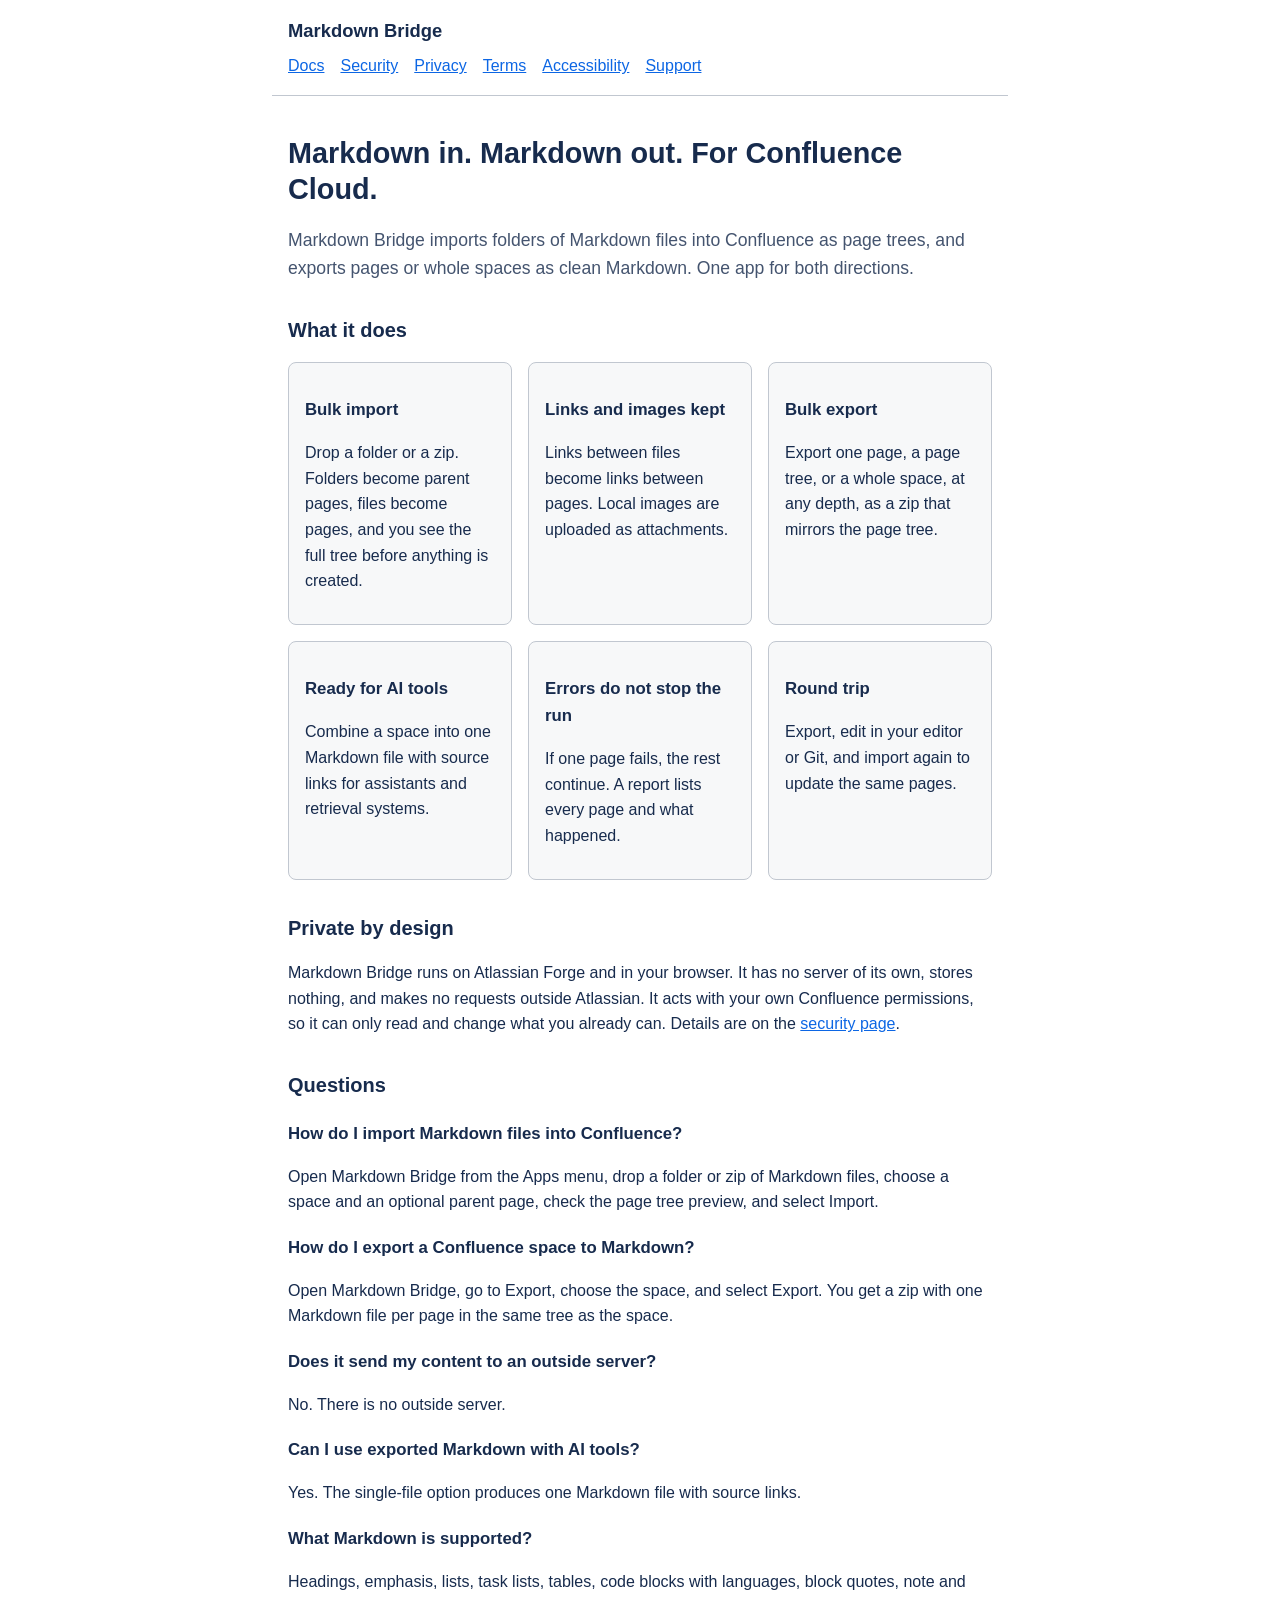
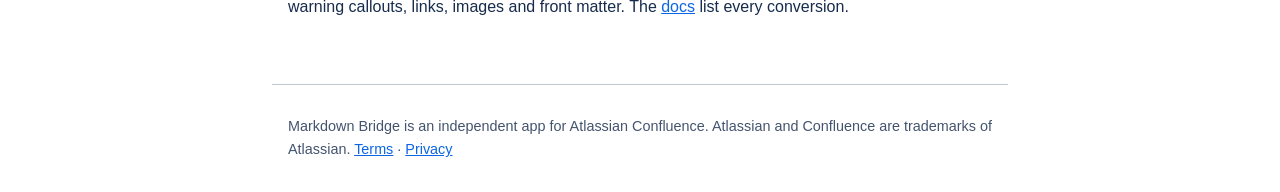
<file: index.html>
<!doctype html>
<html lang="en">
<head>
<meta charset="utf-8">
<meta name="viewport" content="width=device-width, initial-scale=1">
<title>Markdown Bridge for Confluence: bulk Markdown import and export</title>
<meta name="description" content="Markdown Bridge imports folders of Markdown files into Confluence Cloud as page trees and exports pages or whole spaces as clean Markdown. Runs on Atlassian. No data leaves your site.">
<link rel="stylesheet" href="site.css">
<script type="application/ld+json">
{"@context":"https://schema.org","@graph":[
{"@type":"SoftwareApplication","name":"Markdown Bridge for Confluence","applicationCategory":"BusinessApplication","operatingSystem":"Confluence Cloud","description":"Bulk Markdown import and export for Confluence Cloud. Folders become page trees, links and images are kept, and exports are ready for Git or AI tools.","offers":{"@type":"Offer","price":"0","priceCurrency":"USD","description":"Free for sites with up to 10 users. Paid per user above that through the Atlassian Marketplace."}},
{"@type":"FAQPage","mainEntity":[
{"@type":"Question","name":"How do I import Markdown files into Confluence?","acceptedAnswer":{"@type":"Answer","text":"Open Markdown Bridge from the Apps menu, drop a folder or zip of Markdown files, choose a space and an optional parent page, check the page tree preview, and select Import. Each file becomes a page and each folder becomes a parent page."}},
{"@type":"Question","name":"How do I export a Confluence space to Markdown?","acceptedAnswer":{"@type":"Answer","text":"Open Markdown Bridge, go to Export, choose the space, and select Export. You get a zip with one Markdown file per page in the same tree as the space, with images saved next to them."}},
{"@type":"Question","name":"Does Markdown Bridge send my content to an outside server?","acceptedAnswer":{"@type":"Answer","text":"No. Markdown Bridge runs on Atlassian Forge and in your browser. It has no server of its own, stores nothing, and makes no requests outside Atlassian."}},
{"@type":"Question","name":"Can I use exported Markdown with AI tools?","acceptedAnswer":{"@type":"Answer","text":"Yes. The single-file option combines a page tree or a whole space into one Markdown file with source links, sized for pasting into AI assistants or loading into a retrieval system."}},
{"@type":"Question","name":"Are links between Markdown files kept?","acceptedAnswer":{"@type":"Answer","text":"Yes. On import, relative links between your files become links between the new Confluence pages. On export, links between exported pages become relative links between the Markdown files."}}
]}]}
</script>
</head>
<body>
<a class="skip" href="#main">Skip to content</a>
<header>
  <a class="brand" href="index.html">Markdown Bridge</a>
  <nav aria-label="Site"><ul>
    <li><a href="docs.html">Docs</a></li><li><a href="security.html">Security</a></li><li><a href="privacy.html">Privacy</a></li><li><a href="terms.html">Terms</a></li><li><a href="accessibility.html">Accessibility</a></li><li><a href="support.html">Support</a></li>
  </ul></nav>
</header>
<main id="main">
<h1>Markdown in. Markdown out. For Confluence Cloud.</h1>
<p class="lede">Markdown Bridge imports folders of Markdown files into Confluence as page trees, and exports pages or whole spaces as clean Markdown. One app for both directions.</p>

<h2>What it does</h2>
<ul class="cards">
  <li><h3>Bulk import</h3><p>Drop a folder or a zip. Folders become parent pages, files become pages, and you see the full tree before anything is created.</p></li>
  <li><h3>Links and images kept</h3><p>Links between files become links between pages. Local images are uploaded as attachments.</p></li>
  <li><h3>Bulk export</h3><p>Export one page, a page tree, or a whole space, at any depth, as a zip that mirrors the page tree.</p></li>
  <li><h3>Ready for AI tools</h3><p>Combine a space into one Markdown file with source links for assistants and retrieval systems.</p></li>
  <li><h3>Errors do not stop the run</h3><p>If one page fails, the rest continue. A report lists every page and what happened.</p></li>
  <li><h3>Round trip</h3><p>Export, edit in your editor or Git, and import again to update the same pages.</p></li>
</ul>

<h2>Private by design</h2>
<p>Markdown Bridge runs on Atlassian Forge and in your browser. It has no server of its own, stores nothing, and makes no requests outside Atlassian. It acts with your own Confluence permissions, so it can only read and change what you already can. Details are on the <a href="security.html">security page</a>.</p>

<h2>Questions</h2>
<h3>How do I import Markdown files into Confluence?</h3>
<p>Open Markdown Bridge from the Apps menu, drop a folder or zip of Markdown files, choose a space and an optional parent page, check the page tree preview, and select Import.</p>
<h3>How do I export a Confluence space to Markdown?</h3>
<p>Open Markdown Bridge, go to Export, choose the space, and select Export. You get a zip with one Markdown file per page in the same tree as the space.</p>
<h3>Does it send my content to an outside server?</h3>
<p>No. There is no outside server.</p>
<h3>Can I use exported Markdown with AI tools?</h3>
<p>Yes. The single-file option produces one Markdown file with source links.</p>
<h3>What Markdown is supported?</h3>
<p>Headings, emphasis, lists, task lists, tables, code blocks with languages, block quotes, note and warning callouts, links, images and front matter. The <a href="docs.html">docs</a> list every conversion.</p>
</main>
<footer><p>Markdown Bridge is an independent app for Atlassian Confluence. Atlassian and Confluence are trademarks of Atlassian. <a href="terms.html">Terms</a> · <a href="privacy.html">Privacy</a></p></footer>
</body>
</html>
</file>
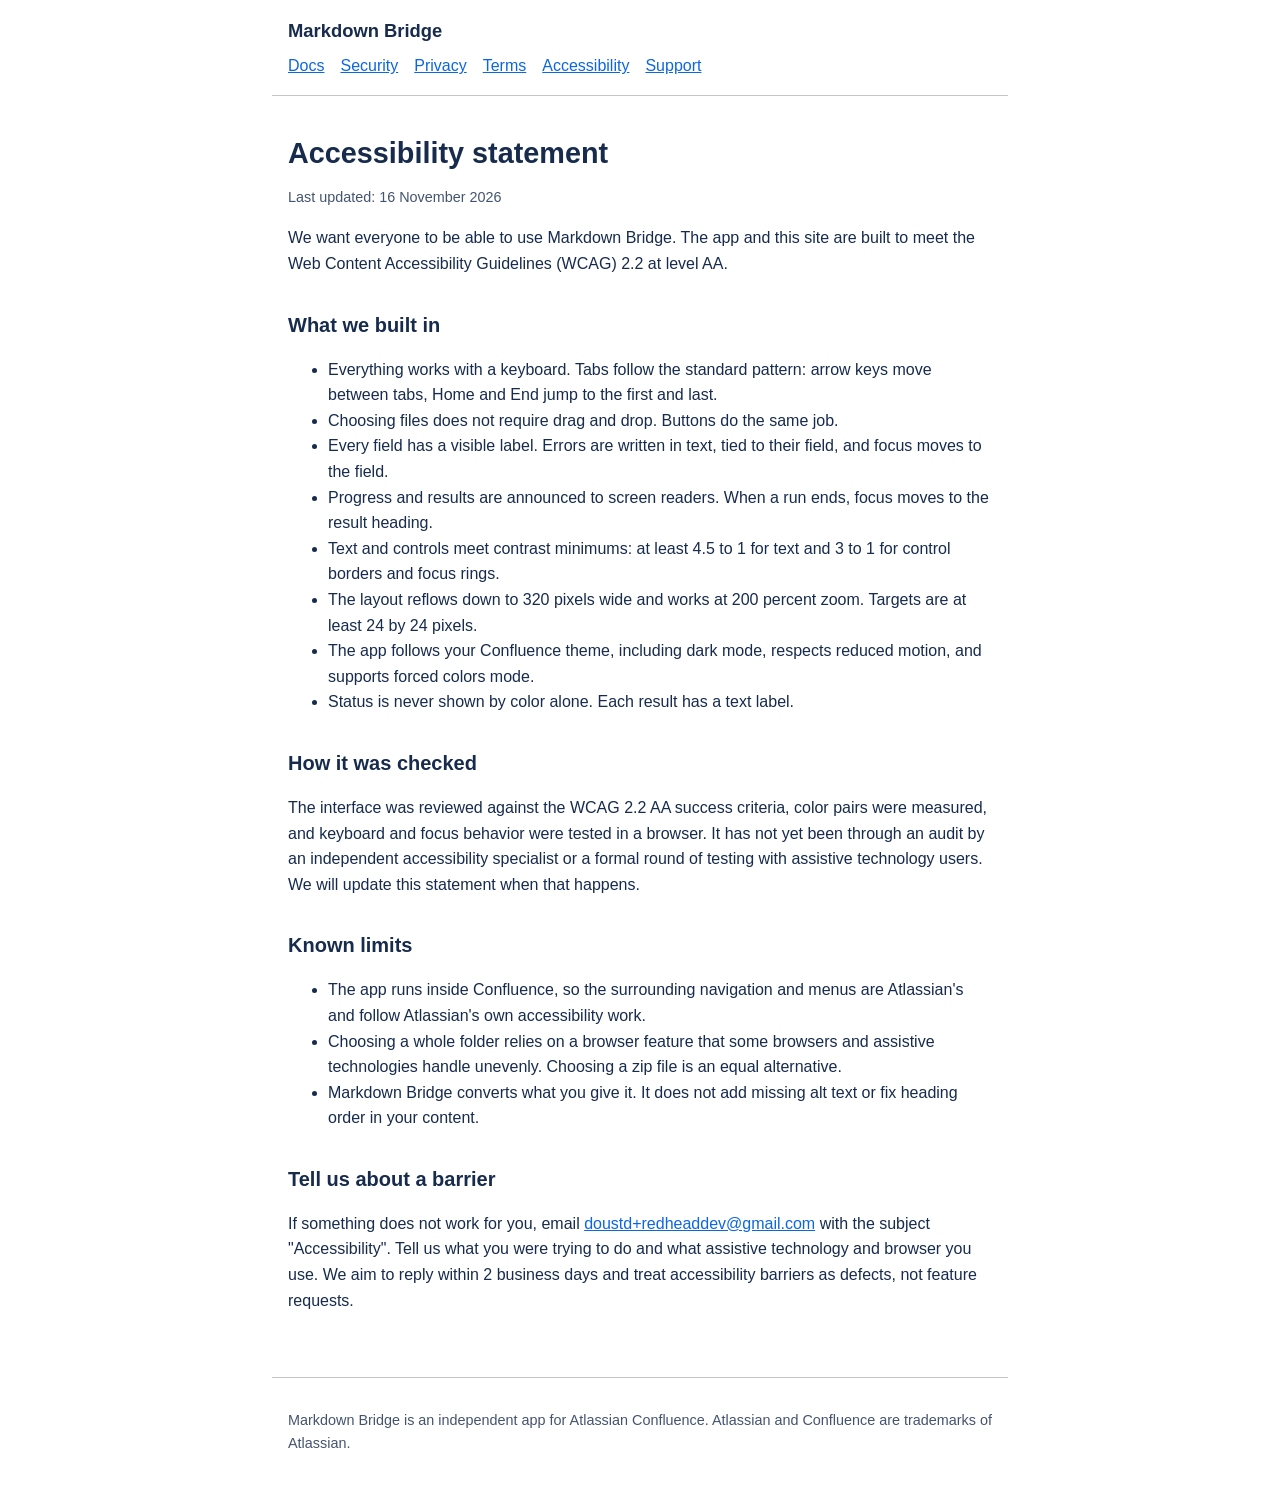
<file: accessibility.html>
<!doctype html>
<html lang="en">
<head>
<meta charset="utf-8">
<meta name="viewport" content="width=device-width, initial-scale=1">
<title>Accessibility statement: Markdown Bridge for Confluence</title>
<meta name="description" content="Markdown Bridge is built to WCAG 2.2 level AA. What was tested, known limits, and how to report a barrier.">
<link rel="stylesheet" href="site.css">
</head>
<body>
<a class="skip" href="#main">Skip to content</a>
<header>
  <a class="brand" href="index.html">Markdown Bridge</a>
  <nav aria-label="Site"><ul>
    <li><a href="docs.html">Docs</a></li><li><a href="security.html">Security</a></li><li><a href="privacy.html">Privacy</a></li><li><a href="terms.html">Terms</a></li><li><a href="accessibility.html" aria-current="page">Accessibility</a></li><li><a href="support.html">Support</a></li>
  </ul></nav>
</header>
<main id="main">
<h1>Accessibility statement</h1>
<p class="updated">Last updated: 16 November 2026</p>
<p>We want everyone to be able to use Markdown Bridge. The app and this site are built to meet the Web Content Accessibility Guidelines (WCAG) 2.2 at level AA.</p>

<h2>What we built in</h2>
<ul>
  <li>Everything works with a keyboard. Tabs follow the standard pattern: arrow keys move between tabs, Home and End jump to the first and last.</li>
  <li>Choosing files does not require drag and drop. Buttons do the same job.</li>
  <li>Every field has a visible label. Errors are written in text, tied to their field, and focus moves to the field.</li>
  <li>Progress and results are announced to screen readers. When a run ends, focus moves to the result heading.</li>
  <li>Text and controls meet contrast minimums: at least 4.5 to 1 for text and 3 to 1 for control borders and focus rings.</li>
  <li>The layout reflows down to 320 pixels wide and works at 200 percent zoom. Targets are at least 24 by 24 pixels.</li>
  <li>The app follows your Confluence theme, including dark mode, respects reduced motion, and supports forced colors mode.</li>
  <li>Status is never shown by color alone. Each result has a text label.</li>
</ul>

<h2>How it was checked</h2>
<p>The interface was reviewed against the WCAG 2.2 AA success criteria, color pairs were measured, and keyboard and focus behavior were tested in a browser. It has not yet been through an audit by an independent accessibility specialist or a formal round of testing with assistive technology users. We will update this statement when that happens.</p>

<h2>Known limits</h2>
<ul>
  <li>The app runs inside Confluence, so the surrounding navigation and menus are Atlassian's and follow Atlassian's own accessibility work.</li>
  <li>Choosing a whole folder relies on a browser feature that some browsers and assistive technologies handle unevenly. Choosing a zip file is an equal alternative.</li>
  <li>Markdown Bridge converts what you give it. It does not add missing alt text or fix heading order in your content.</li>
</ul>

<h2>Tell us about a barrier</h2>
<p>If something does not work for you, email <a href="mailto:doustd+redheaddev@gmail.com">doustd+redheaddev@gmail.com</a> with the subject "Accessibility". Tell us what you were trying to do and what assistive technology and browser you use. We aim to reply within 2 business days and treat accessibility barriers as defects, not feature requests.</p>
</main>
<footer><p>Markdown Bridge is an independent app for Atlassian Confluence. Atlassian and Confluence are trademarks of Atlassian.</p></footer>
</body>
</html>
</file>
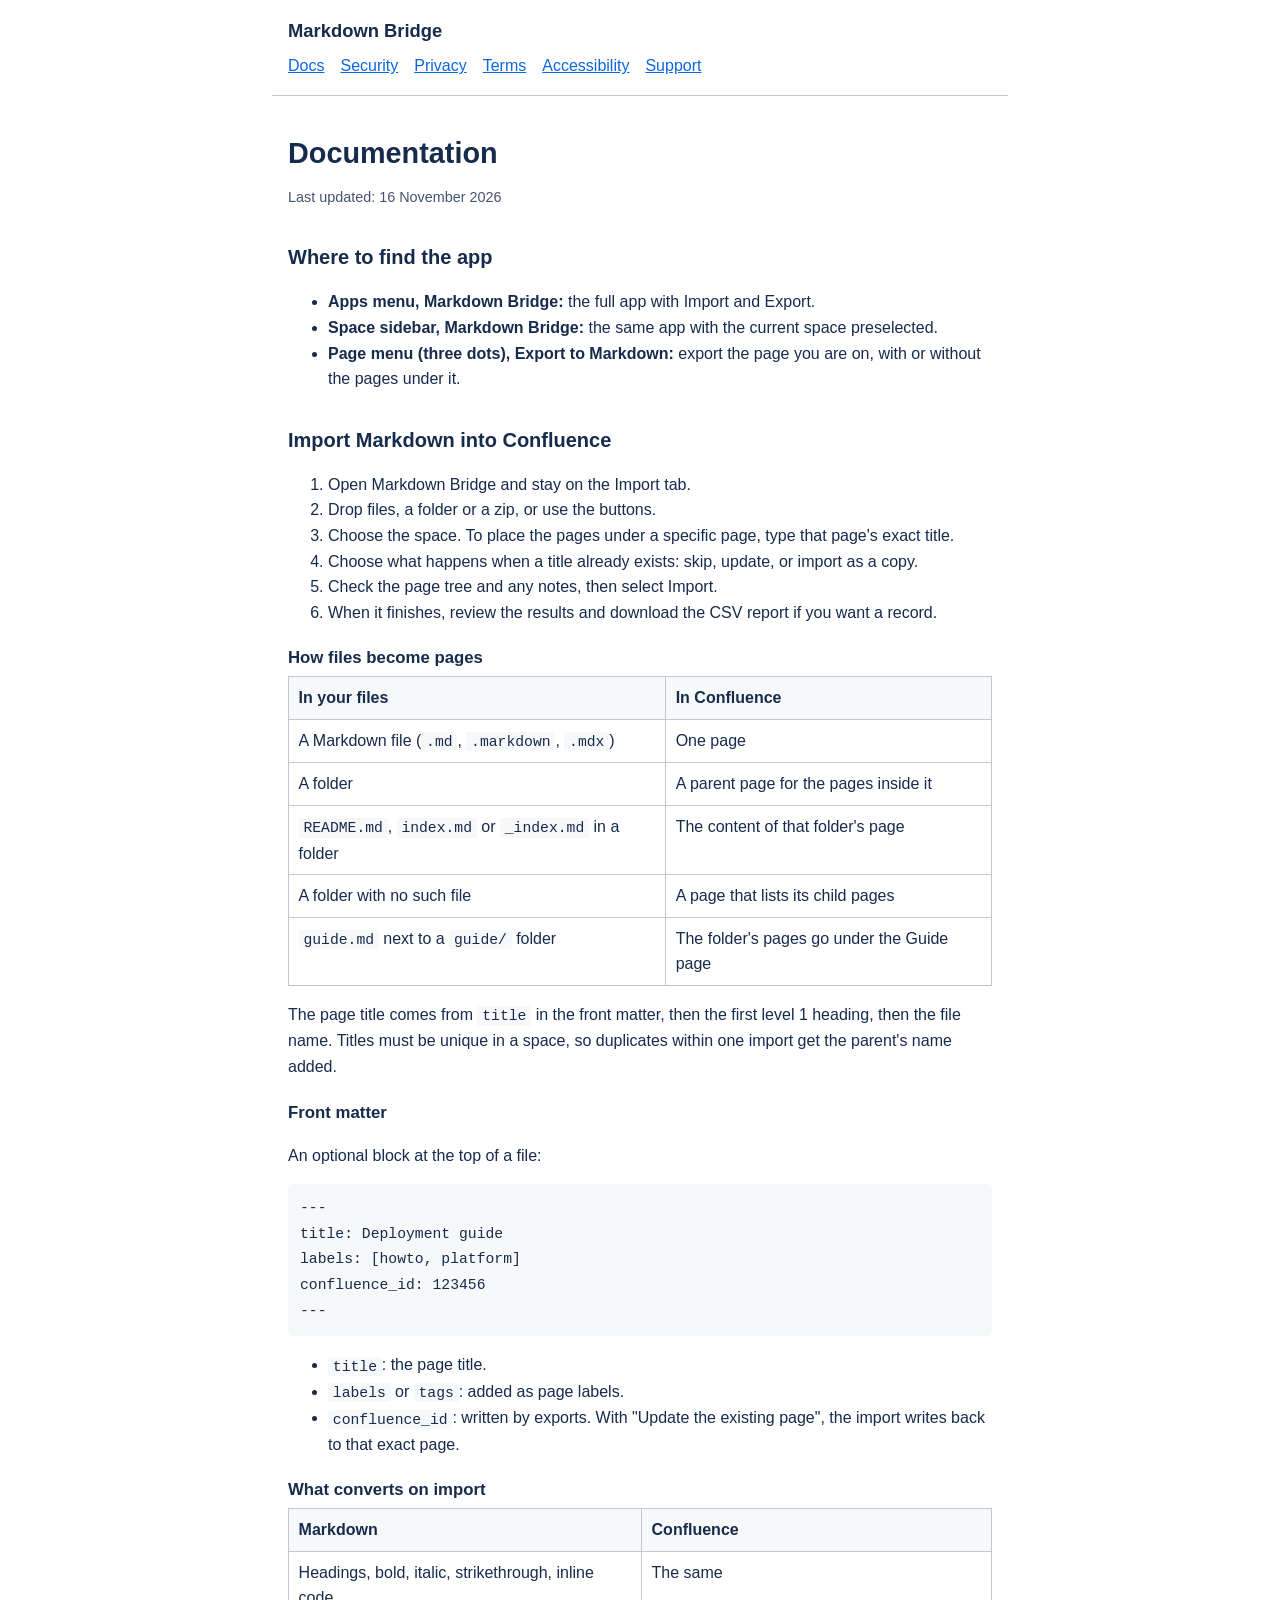
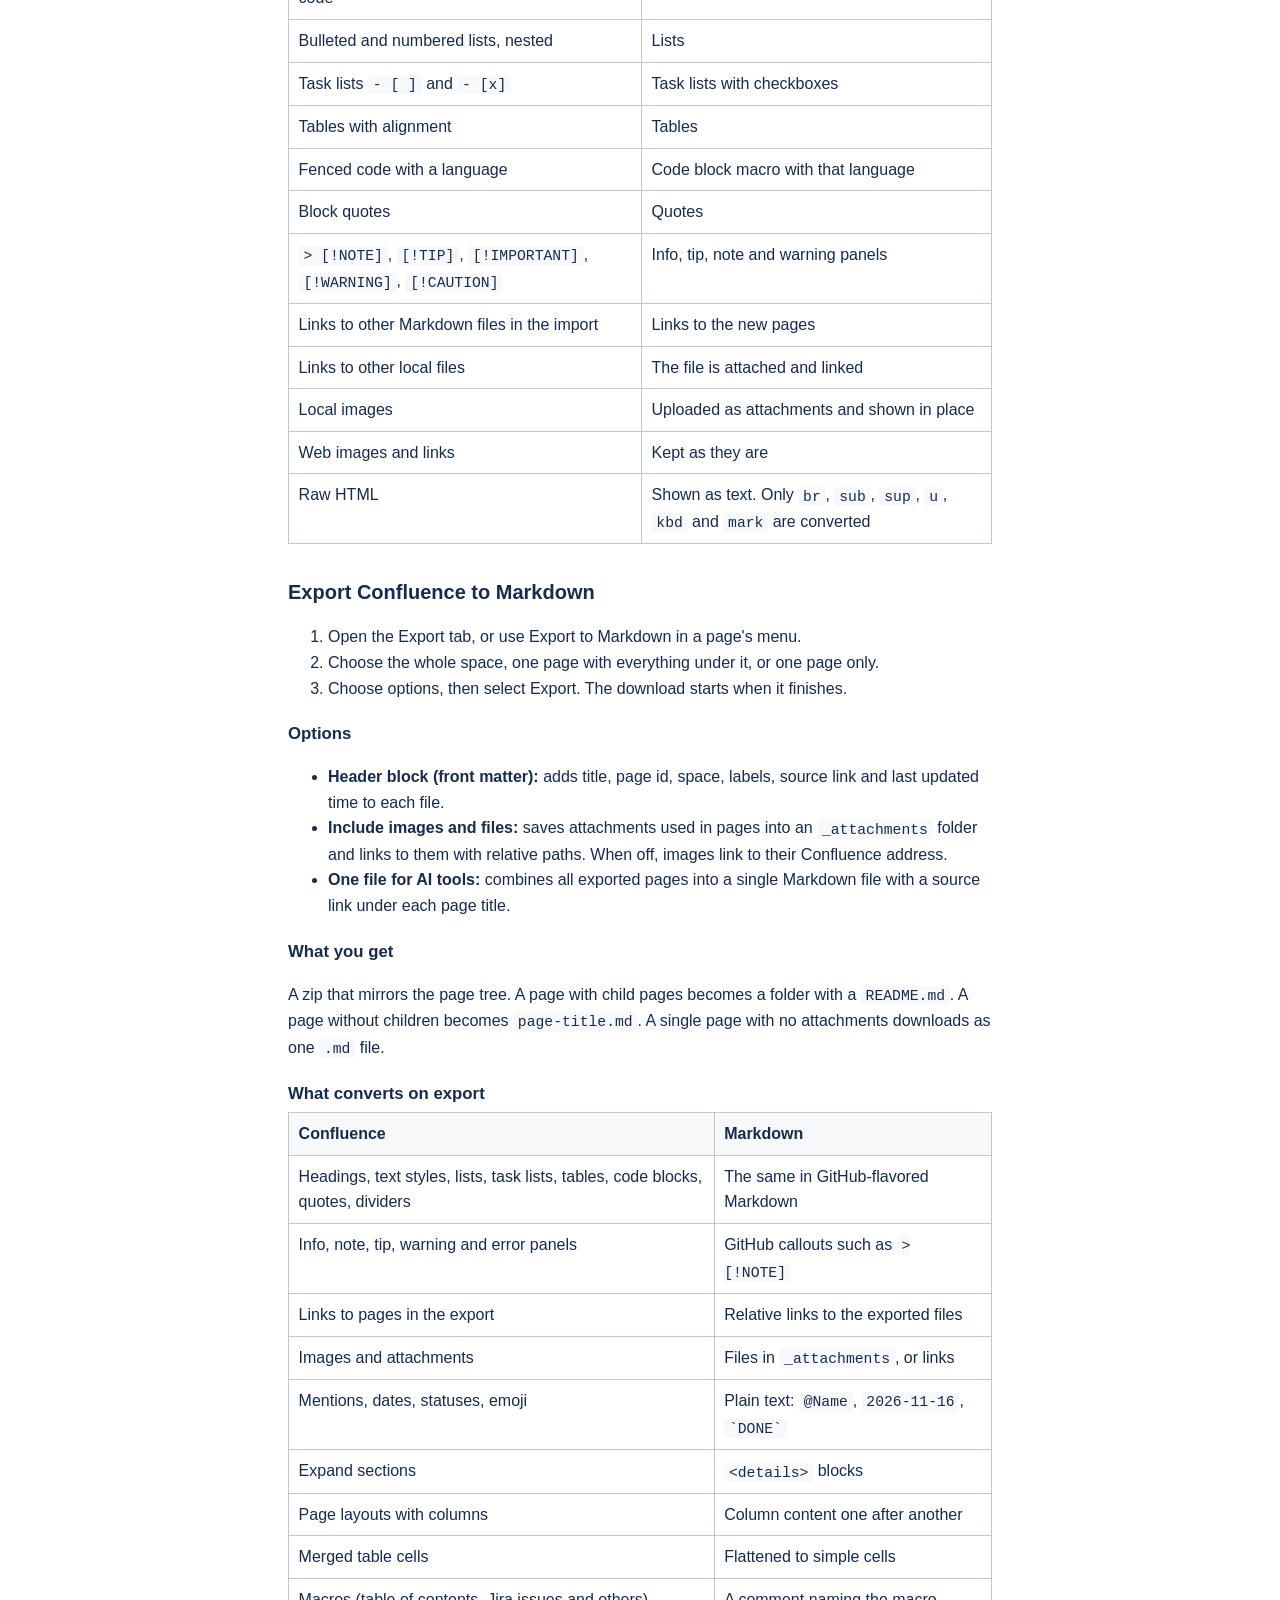
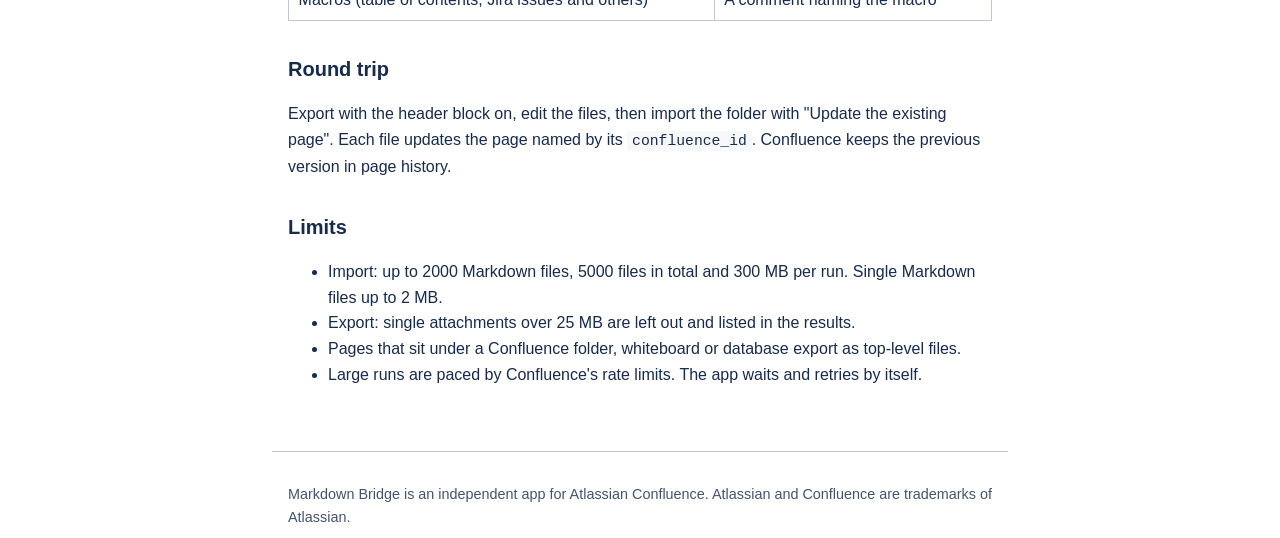
<file: docs.html>
<!doctype html>
<html lang="en">
<head>
<meta charset="utf-8">
<meta name="viewport" content="width=device-width, initial-scale=1">
<title>Documentation: Markdown Bridge for Confluence</title>
<meta name="description" content="How to import Markdown into Confluence and export Confluence pages to Markdown with Markdown Bridge, with the full list of conversions and limits.">
<link rel="stylesheet" href="site.css">
</head>
<body>
<a class="skip" href="#main">Skip to content</a>
<header>
  <a class="brand" href="index.html">Markdown Bridge</a>
  <nav aria-label="Site"><ul>
    <li><a href="docs.html" aria-current="page">Docs</a></li><li><a href="security.html">Security</a></li><li><a href="privacy.html">Privacy</a></li><li><a href="terms.html">Terms</a></li><li><a href="accessibility.html">Accessibility</a></li><li><a href="support.html">Support</a></li>
  </ul></nav>
</header>
<main id="main">
<h1>Documentation</h1>
<p class="updated">Last updated: 16 November 2026</p>

<h2>Where to find the app</h2>
<ul>
  <li><strong>Apps menu, Markdown Bridge:</strong> the full app with Import and Export.</li>
  <li><strong>Space sidebar, Markdown Bridge:</strong> the same app with the current space preselected.</li>
  <li><strong>Page menu (three dots), Export to Markdown:</strong> export the page you are on, with or without the pages under it.</li>
</ul>

<h2>Import Markdown into Confluence</h2>
<ol>
  <li>Open Markdown Bridge and stay on the Import tab.</li>
  <li>Drop files, a folder or a zip, or use the buttons.</li>
  <li>Choose the space. To place the pages under a specific page, type that page's exact title.</li>
  <li>Choose what happens when a title already exists: skip, update, or import as a copy.</li>
  <li>Check the page tree and any notes, then select Import.</li>
  <li>When it finishes, review the results and download the CSV report if you want a record.</li>
</ol>

<h3>How files become pages</h3>
<table>
  <thead><tr><th scope="col">In your files</th><th scope="col">In Confluence</th></tr></thead>
  <tbody>
    <tr><td>A Markdown file (<code>.md</code>, <code>.markdown</code>, <code>.mdx</code>)</td><td>One page</td></tr>
    <tr><td>A folder</td><td>A parent page for the pages inside it</td></tr>
    <tr><td><code>README.md</code>, <code>index.md</code> or <code>_index.md</code> in a folder</td><td>The content of that folder's page</td></tr>
    <tr><td>A folder with no such file</td><td>A page that lists its child pages</td></tr>
    <tr><td><code>guide.md</code> next to a <code>guide/</code> folder</td><td>The folder's pages go under the Guide page</td></tr>
  </tbody>
</table>
<p>The page title comes from <code>title</code> in the front matter, then the first level 1 heading, then the file name. Titles must be unique in a space, so duplicates within one import get the parent's name added.</p>

<h3>Front matter</h3>
<p>An optional block at the top of a file:</p>
<pre><code>---
title: Deployment guide
labels: [howto, platform]
confluence_id: 123456
---</code></pre>
<ul>
  <li><code>title</code>: the page title.</li>
  <li><code>labels</code> or <code>tags</code>: added as page labels.</li>
  <li><code>confluence_id</code>: written by exports. With "Update the existing page", the import writes back to that exact page.</li>
</ul>

<h3>What converts on import</h3>
<table>
  <thead><tr><th scope="col">Markdown</th><th scope="col">Confluence</th></tr></thead>
  <tbody>
    <tr><td>Headings, bold, italic, strikethrough, inline code</td><td>The same</td></tr>
    <tr><td>Bulleted and numbered lists, nested</td><td>Lists</td></tr>
    <tr><td>Task lists <code>- [ ]</code> and <code>- [x]</code></td><td>Task lists with checkboxes</td></tr>
    <tr><td>Tables with alignment</td><td>Tables</td></tr>
    <tr><td>Fenced code with a language</td><td>Code block macro with that language</td></tr>
    <tr><td>Block quotes</td><td>Quotes</td></tr>
    <tr><td><code>&gt; [!NOTE]</code>, <code>[!TIP]</code>, <code>[!IMPORTANT]</code>, <code>[!WARNING]</code>, <code>[!CAUTION]</code></td><td>Info, tip, note and warning panels</td></tr>
    <tr><td>Links to other Markdown files in the import</td><td>Links to the new pages</td></tr>
    <tr><td>Links to other local files</td><td>The file is attached and linked</td></tr>
    <tr><td>Local images</td><td>Uploaded as attachments and shown in place</td></tr>
    <tr><td>Web images and links</td><td>Kept as they are</td></tr>
    <tr><td>Raw HTML</td><td>Shown as text. Only <code>br</code>, <code>sub</code>, <code>sup</code>, <code>u</code>, <code>kbd</code> and <code>mark</code> are converted</td></tr>
  </tbody>
</table>

<h2>Export Confluence to Markdown</h2>
<ol>
  <li>Open the Export tab, or use Export to Markdown in a page's menu.</li>
  <li>Choose the whole space, one page with everything under it, or one page only.</li>
  <li>Choose options, then select Export. The download starts when it finishes.</li>
</ol>
<h3>Options</h3>
<ul>
  <li><strong>Header block (front matter):</strong> adds title, page id, space, labels, source link and last updated time to each file.</li>
  <li><strong>Include images and files:</strong> saves attachments used in pages into an <code>_attachments</code> folder and links to them with relative paths. When off, images link to their Confluence address.</li>
  <li><strong>One file for AI tools:</strong> combines all exported pages into a single Markdown file with a source link under each page title.</li>
</ul>
<h3>What you get</h3>
<p>A zip that mirrors the page tree. A page with child pages becomes a folder with a <code>README.md</code>. A page without children becomes <code>page-title.md</code>. A single page with no attachments downloads as one <code>.md</code> file.</p>
<h3>What converts on export</h3>
<table>
  <thead><tr><th scope="col">Confluence</th><th scope="col">Markdown</th></tr></thead>
  <tbody>
    <tr><td>Headings, text styles, lists, task lists, tables, code blocks, quotes, dividers</td><td>The same in GitHub-flavored Markdown</td></tr>
    <tr><td>Info, note, tip, warning and error panels</td><td>GitHub callouts such as <code>&gt; [!NOTE]</code></td></tr>
    <tr><td>Links to pages in the export</td><td>Relative links to the exported files</td></tr>
    <tr><td>Images and attachments</td><td>Files in <code>_attachments</code>, or links</td></tr>
    <tr><td>Mentions, dates, statuses, emoji</td><td>Plain text: <code>@Name</code>, <code>2026-11-16</code>, <code>`DONE`</code></td></tr>
    <tr><td>Expand sections</td><td><code>&lt;details&gt;</code> blocks</td></tr>
    <tr><td>Page layouts with columns</td><td>Column content one after another</td></tr>
    <tr><td>Merged table cells</td><td>Flattened to simple cells</td></tr>
    <tr><td>Macros (table of contents, Jira issues and others)</td><td>A comment naming the macro</td></tr>
  </tbody>
</table>

<h2>Round trip</h2>
<p>Export with the header block on, edit the files, then import the folder with "Update the existing page". Each file updates the page named by its <code>confluence_id</code>. Confluence keeps the previous version in page history.</p>

<h2>Limits</h2>
<ul>
  <li>Import: up to 2000 Markdown files, 5000 files in total and 300 MB per run. Single Markdown files up to 2 MB.</li>
  <li>Export: single attachments over 25 MB are left out and listed in the results.</li>
  <li>Pages that sit under a Confluence folder, whiteboard or database export as top-level files.</li>
  <li>Large runs are paced by Confluence's rate limits. The app waits and retries by itself.</li>
</ul>
</main>
<footer><p>Markdown Bridge is an independent app for Atlassian Confluence. Atlassian and Confluence are trademarks of Atlassian.</p></footer>
</body>
</html>
</file>
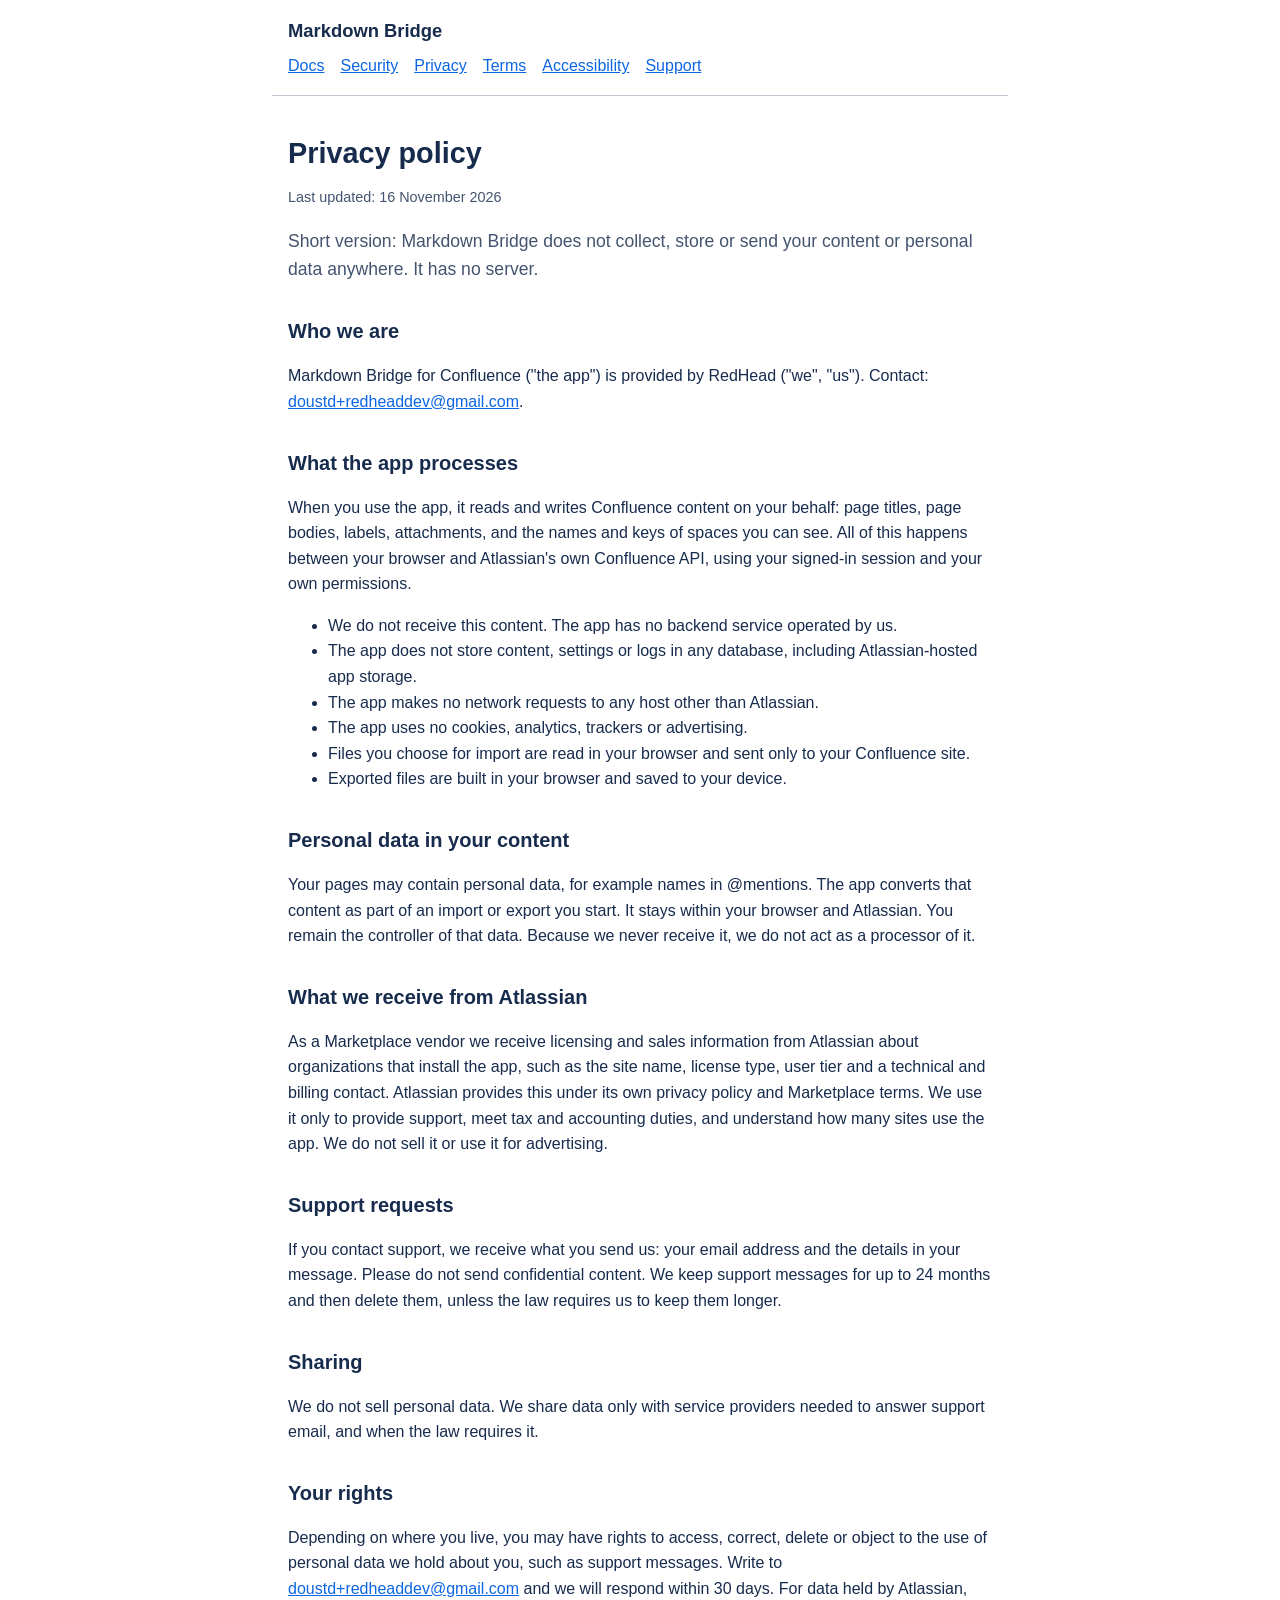
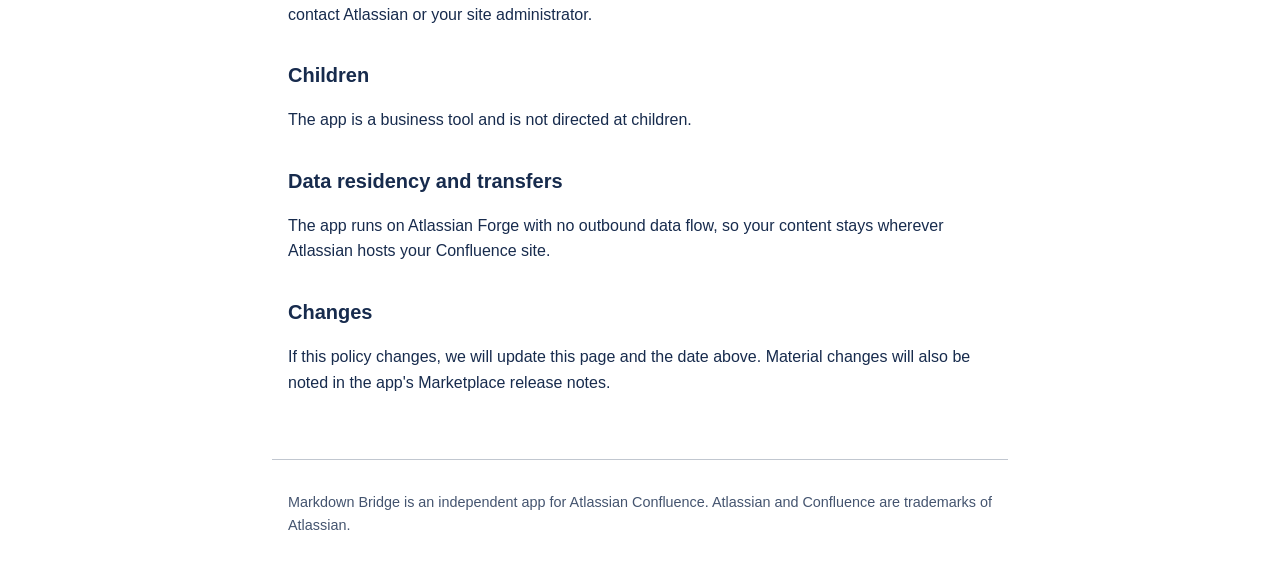
<file: privacy.html>
<!doctype html>
<html lang="en">
<head>
<meta charset="utf-8">
<meta name="viewport" content="width=device-width, initial-scale=1">
<title>Privacy policy: Markdown Bridge for Confluence</title>
<meta name="description" content="Markdown Bridge does not collect, store or transmit your Confluence content or personal data. Read what the app touches and what the vendor receives.">
<link rel="stylesheet" href="site.css">
</head>
<body>
<a class="skip" href="#main">Skip to content</a>
<header>
  <a class="brand" href="index.html">Markdown Bridge</a>
  <nav aria-label="Site"><ul>
    <li><a href="docs.html">Docs</a></li><li><a href="security.html">Security</a></li><li><a href="privacy.html" aria-current="page">Privacy</a></li><li><a href="terms.html">Terms</a></li><li><a href="accessibility.html">Accessibility</a></li><li><a href="support.html">Support</a></li>
  </ul></nav>
</header>
<main id="main">
<h1>Privacy policy</h1>
<p class="updated">Last updated: 16 November 2026</p>
<p class="lede">Short version: Markdown Bridge does not collect, store or send your content or personal data anywhere. It has no server.</p>

<h2>Who we are</h2>
<p>Markdown Bridge for Confluence ("the app") is provided by RedHead ("we", "us"). Contact: <a href="mailto:doustd+redheaddev@gmail.com">doustd+redheaddev@gmail.com</a>.</p>

<h2>What the app processes</h2>
<p>When you use the app, it reads and writes Confluence content on your behalf: page titles, page bodies, labels, attachments, and the names and keys of spaces you can see. All of this happens between your browser and Atlassian's own Confluence API, using your signed-in session and your own permissions.</p>
<ul>
  <li>We do not receive this content. The app has no backend service operated by us.</li>
  <li>The app does not store content, settings or logs in any database, including Atlassian-hosted app storage.</li>
  <li>The app makes no network requests to any host other than Atlassian.</li>
  <li>The app uses no cookies, analytics, trackers or advertising.</li>
  <li>Files you choose for import are read in your browser and sent only to your Confluence site.</li>
  <li>Exported files are built in your browser and saved to your device.</li>
</ul>

<h2>Personal data in your content</h2>
<p>Your pages may contain personal data, for example names in @mentions. The app converts that content as part of an import or export you start. It stays within your browser and Atlassian. You remain the controller of that data. Because we never receive it, we do not act as a processor of it.</p>

<h2>What we receive from Atlassian</h2>
<p>As a Marketplace vendor we receive licensing and sales information from Atlassian about organizations that install the app, such as the site name, license type, user tier and a technical and billing contact. Atlassian provides this under its own privacy policy and Marketplace terms. We use it only to provide support, meet tax and accounting duties, and understand how many sites use the app. We do not sell it or use it for advertising.</p>

<h2>Support requests</h2>
<p>If you contact support, we receive what you send us: your email address and the details in your message. Please do not send confidential content. We keep support messages for up to 24 months and then delete them, unless the law requires us to keep them longer.</p>

<h2>Sharing</h2>
<p>We do not sell personal data. We share data only with service providers needed to answer support email, and when the law requires it.</p>

<h2>Your rights</h2>
<p>Depending on where you live, you may have rights to access, correct, delete or object to the use of personal data we hold about you, such as support messages. Write to <a href="mailto:doustd+redheaddev@gmail.com">doustd+redheaddev@gmail.com</a> and we will respond within 30 days. For data held by Atlassian, contact Atlassian or your site administrator.</p>

<h2>Children</h2>
<p>The app is a business tool and is not directed at children.</p>

<h2>Data residency and transfers</h2>
<p>The app runs on Atlassian Forge with no outbound data flow, so your content stays wherever Atlassian hosts your Confluence site.</p>

<h2>Changes</h2>
<p>If this policy changes, we will update this page and the date above. Material changes will also be noted in the app's Marketplace release notes.</p>
</main>
<footer><p>Markdown Bridge is an independent app for Atlassian Confluence. Atlassian and Confluence are trademarks of Atlassian.</p></footer>
</body>
</html>
</file>
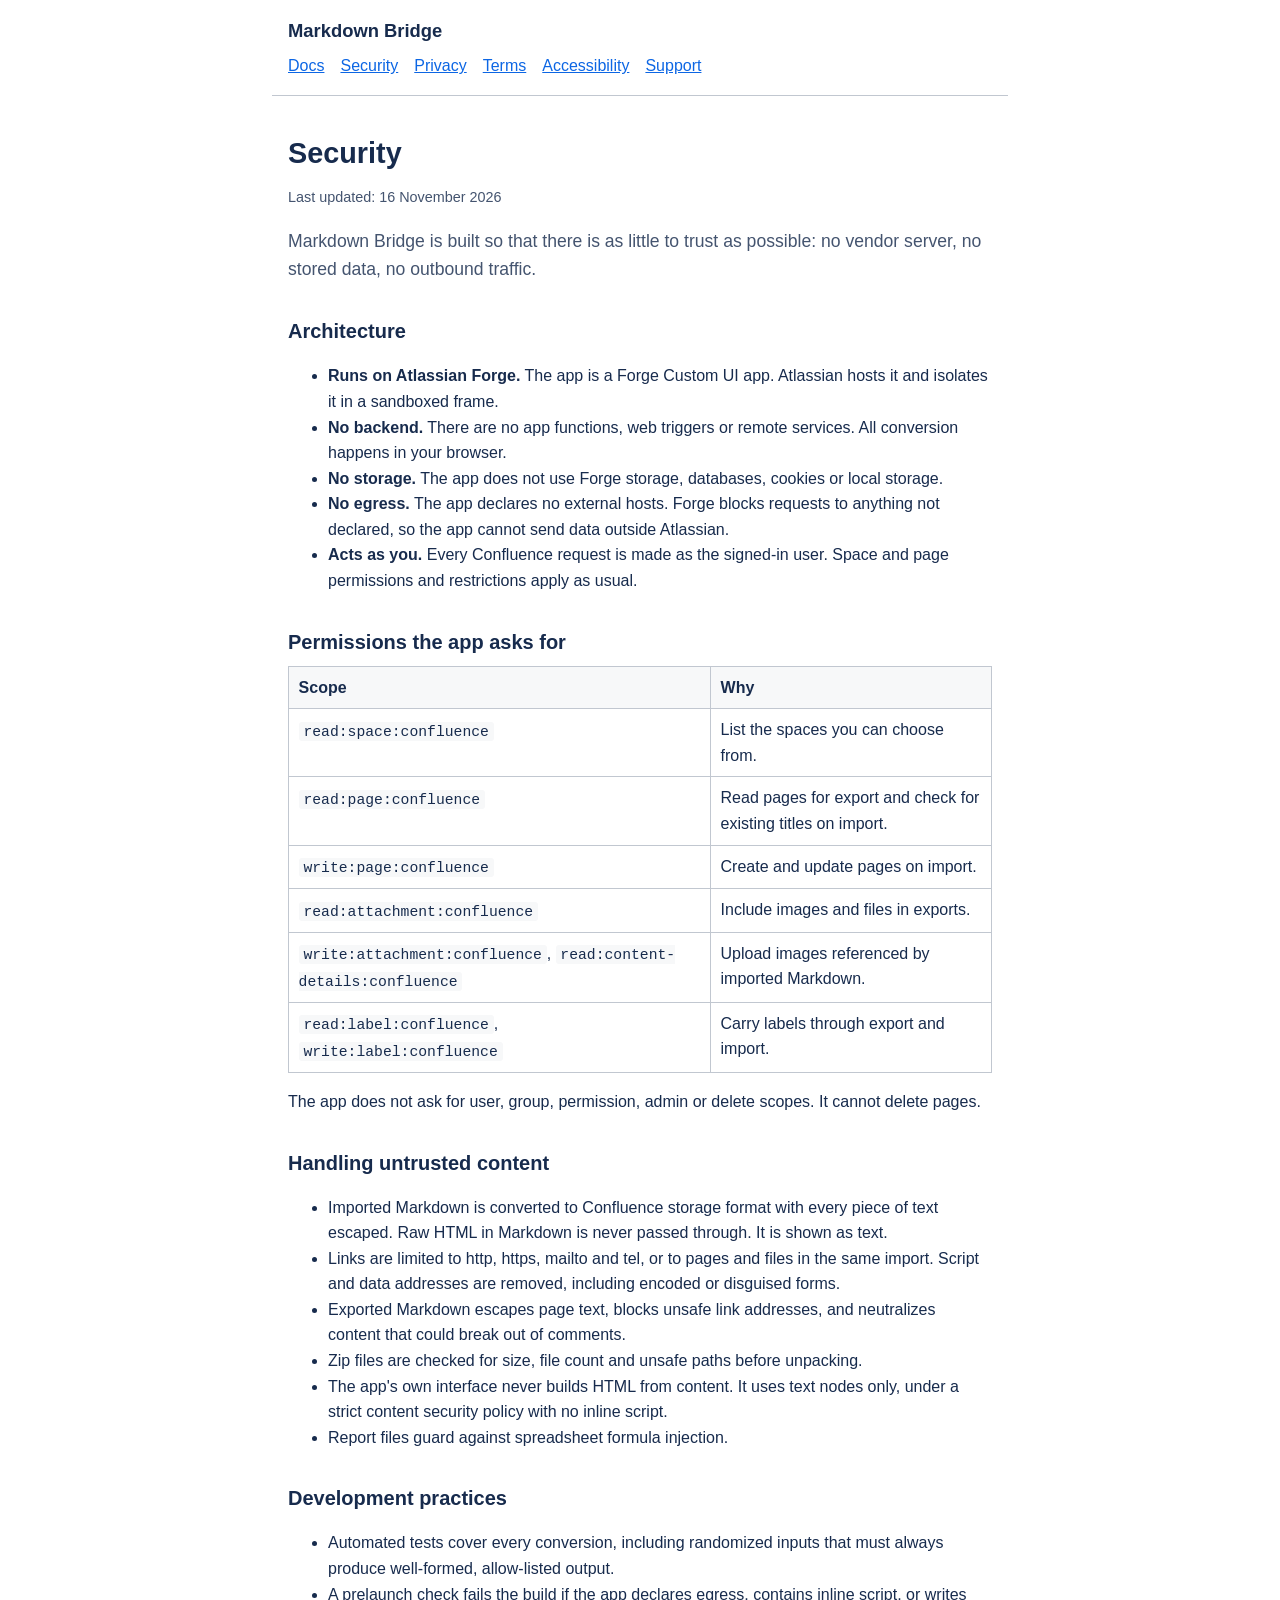
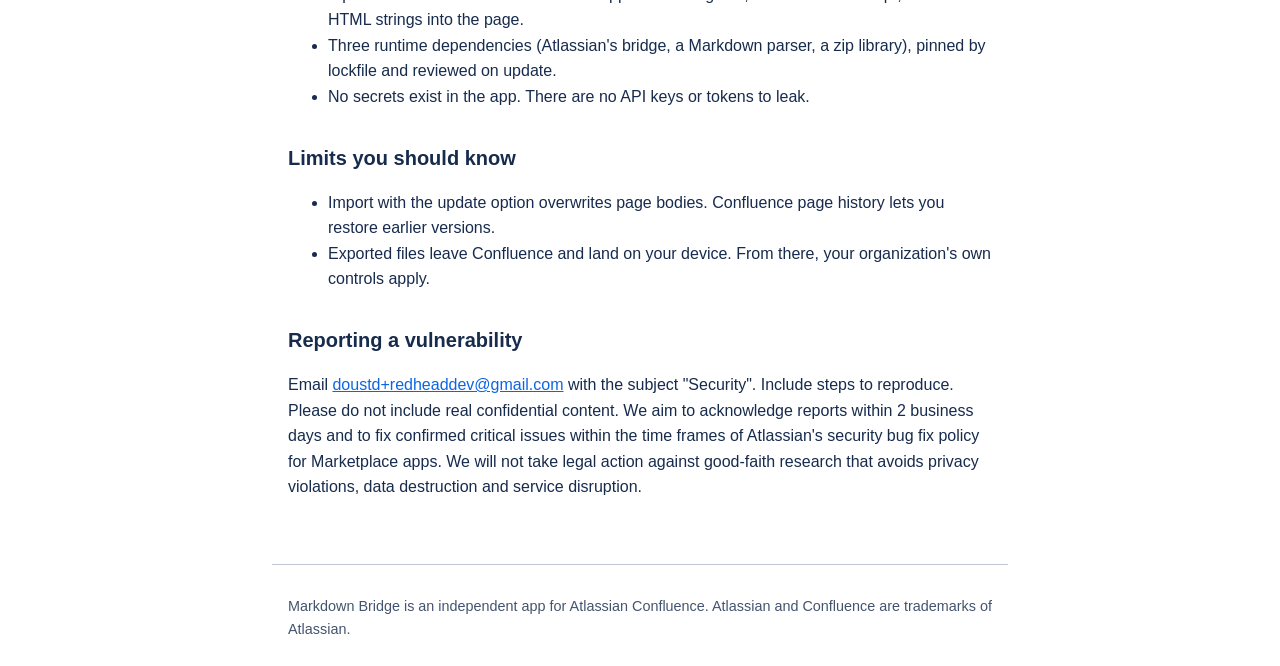
<file: security.html>
<!doctype html>
<html lang="en">
<head>
<meta charset="utf-8">
<meta name="viewport" content="width=device-width, initial-scale=1">
<title>Security: Markdown Bridge for Confluence</title>
<meta name="description" content="How Markdown Bridge protects your Confluence content: no backend, no storage, no outbound requests, least-privilege scopes, and how to report a vulnerability.">
<link rel="stylesheet" href="site.css">
</head>
<body>
<a class="skip" href="#main">Skip to content</a>
<header>
  <a class="brand" href="index.html">Markdown Bridge</a>
  <nav aria-label="Site"><ul>
    <li><a href="docs.html">Docs</a></li><li><a href="security.html" aria-current="page">Security</a></li><li><a href="privacy.html">Privacy</a></li><li><a href="terms.html">Terms</a></li><li><a href="accessibility.html">Accessibility</a></li><li><a href="support.html">Support</a></li>
  </ul></nav>
</header>
<main id="main">
<h1>Security</h1>
<p class="updated">Last updated: 16 November 2026</p>
<p class="lede">Markdown Bridge is built so that there is as little to trust as possible: no vendor server, no stored data, no outbound traffic.</p>

<h2>Architecture</h2>
<ul>
  <li><strong>Runs on Atlassian Forge.</strong> The app is a Forge Custom UI app. Atlassian hosts it and isolates it in a sandboxed frame.</li>
  <li><strong>No backend.</strong> There are no app functions, web triggers or remote services. All conversion happens in your browser.</li>
  <li><strong>No storage.</strong> The app does not use Forge storage, databases, cookies or local storage.</li>
  <li><strong>No egress.</strong> The app declares no external hosts. Forge blocks requests to anything not declared, so the app cannot send data outside Atlassian.</li>
  <li><strong>Acts as you.</strong> Every Confluence request is made as the signed-in user. Space and page permissions and restrictions apply as usual.</li>
</ul>

<h2>Permissions the app asks for</h2>
<table>
  <thead><tr><th scope="col">Scope</th><th scope="col">Why</th></tr></thead>
  <tbody>
    <tr><td><code>read:space:confluence</code></td><td>List the spaces you can choose from.</td></tr>
    <tr><td><code>read:page:confluence</code></td><td>Read pages for export and check for existing titles on import.</td></tr>
    <tr><td><code>write:page:confluence</code></td><td>Create and update pages on import.</td></tr>
    <tr><td><code>read:attachment:confluence</code></td><td>Include images and files in exports.</td></tr>
    <tr><td><code>write:attachment:confluence</code>, <code>read:content-details:confluence</code></td><td>Upload images referenced by imported Markdown.</td></tr>
    <tr><td><code>read:label:confluence</code>, <code>write:label:confluence</code></td><td>Carry labels through export and import.</td></tr>
  </tbody>
</table>
<p>The app does not ask for user, group, permission, admin or delete scopes. It cannot delete pages.</p>

<h2>Handling untrusted content</h2>
<ul>
  <li>Imported Markdown is converted to Confluence storage format with every piece of text escaped. Raw HTML in Markdown is never passed through. It is shown as text.</li>
  <li>Links are limited to http, https, mailto and tel, or to pages and files in the same import. Script and data addresses are removed, including encoded or disguised forms.</li>
  <li>Exported Markdown escapes page text, blocks unsafe link addresses, and neutralizes content that could break out of comments.</li>
  <li>Zip files are checked for size, file count and unsafe paths before unpacking.</li>
  <li>The app's own interface never builds HTML from content. It uses text nodes only, under a strict content security policy with no inline script.</li>
  <li>Report files guard against spreadsheet formula injection.</li>
</ul>

<h2>Development practices</h2>
<ul>
  <li>Automated tests cover every conversion, including randomized inputs that must always produce well-formed, allow-listed output.</li>
  <li>A prelaunch check fails the build if the app declares egress, contains inline script, or writes HTML strings into the page.</li>
  <li>Three runtime dependencies (Atlassian's bridge, a Markdown parser, a zip library), pinned by lockfile and reviewed on update.</li>
  <li>No secrets exist in the app. There are no API keys or tokens to leak.</li>
</ul>

<h2>Limits you should know</h2>
<ul>
  <li>Import with the update option overwrites page bodies. Confluence page history lets you restore earlier versions.</li>
  <li>Exported files leave Confluence and land on your device. From there, your organization's own controls apply.</li>
</ul>

<h2>Reporting a vulnerability</h2>
<p>Email <a href="mailto:doustd+redheaddev@gmail.com">doustd+redheaddev@gmail.com</a> with the subject "Security". Include steps to reproduce. Please do not include real confidential content. We aim to acknowledge reports within 2 business days and to fix confirmed critical issues within the time frames of Atlassian's security bug fix policy for Marketplace apps. We will not take legal action against good-faith research that avoids privacy violations, data destruction and service disruption.</p>
</main>
<footer><p>Markdown Bridge is an independent app for Atlassian Confluence. Atlassian and Confluence are trademarks of Atlassian.</p></footer>
</body>
</html>
</file>
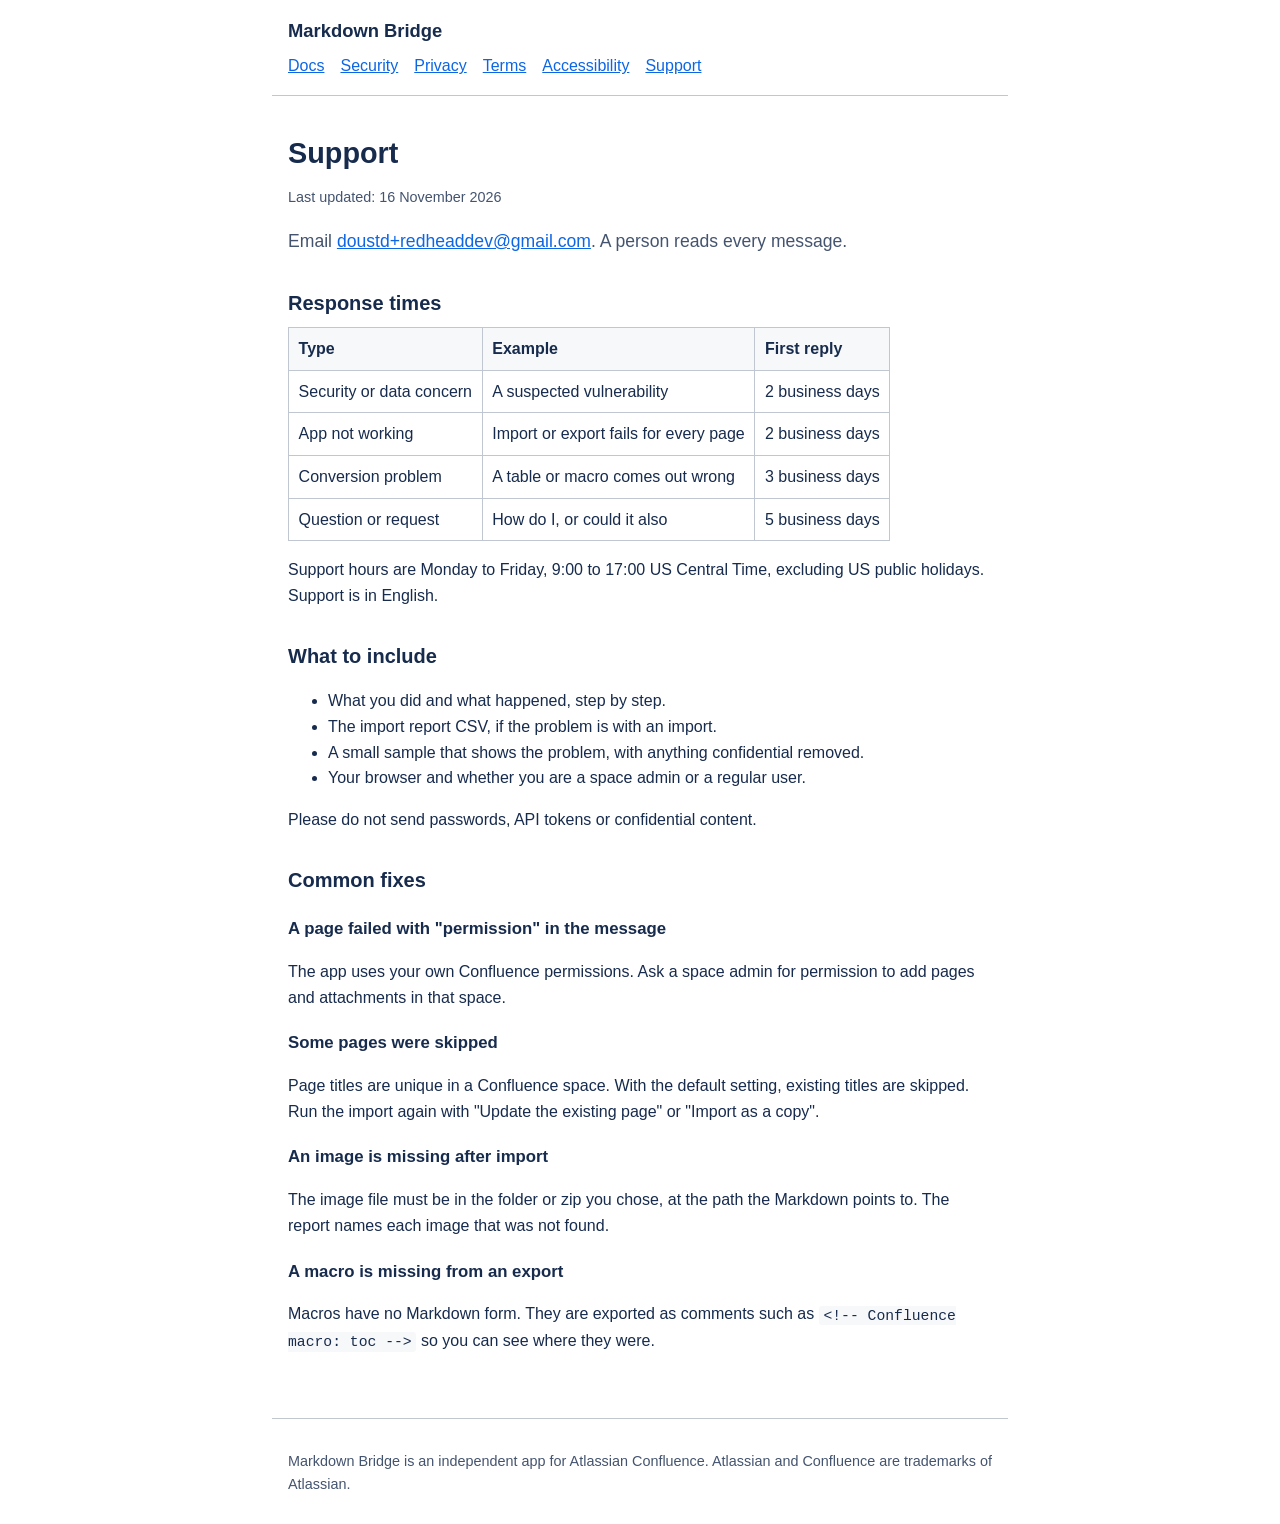
<file: support.html>
<!doctype html>
<html lang="en">
<head>
<meta charset="utf-8">
<meta name="viewport" content="width=device-width, initial-scale=1">
<title>Support: Markdown Bridge for Confluence</title>
<meta name="description" content="How to get help with Markdown Bridge for Confluence, response times, and what to include in a request.">
<link rel="stylesheet" href="site.css">
</head>
<body>
<a class="skip" href="#main">Skip to content</a>
<header>
  <a class="brand" href="index.html">Markdown Bridge</a>
  <nav aria-label="Site"><ul>
    <li><a href="docs.html">Docs</a></li><li><a href="security.html">Security</a></li><li><a href="privacy.html">Privacy</a></li><li><a href="terms.html">Terms</a></li><li><a href="accessibility.html">Accessibility</a></li><li><a href="support.html" aria-current="page">Support</a></li>
  </ul></nav>
</header>
<main id="main">
<h1>Support</h1>
<p class="updated">Last updated: 16 November 2026</p>
<p class="lede">Email <a href="mailto:doustd+redheaddev@gmail.com">doustd+redheaddev@gmail.com</a>. A person reads every message.</p>

<h2>Response times</h2>
<table>
  <thead><tr><th scope="col">Type</th><th scope="col">Example</th><th scope="col">First reply</th></tr></thead>
  <tbody>
    <tr><td>Security or data concern</td><td>A suspected vulnerability</td><td>2 business days</td></tr>
    <tr><td>App not working</td><td>Import or export fails for every page</td><td>2 business days</td></tr>
    <tr><td>Conversion problem</td><td>A table or macro comes out wrong</td><td>3 business days</td></tr>
    <tr><td>Question or request</td><td>How do I, or could it also</td><td>5 business days</td></tr>
  </tbody>
</table>
<p>Support hours are Monday to Friday, 9:00 to 17:00 US Central Time, excluding US public holidays. Support is in English.</p>

<h2>What to include</h2>
<ul>
  <li>What you did and what happened, step by step.</li>
  <li>The import report CSV, if the problem is with an import.</li>
  <li>A small sample that shows the problem, with anything confidential removed.</li>
  <li>Your browser and whether you are a space admin or a regular user.</li>
</ul>
<p>Please do not send passwords, API tokens or confidential content.</p>

<h2>Common fixes</h2>
<h3>A page failed with "permission" in the message</h3>
<p>The app uses your own Confluence permissions. Ask a space admin for permission to add pages and attachments in that space.</p>
<h3>Some pages were skipped</h3>
<p>Page titles are unique in a Confluence space. With the default setting, existing titles are skipped. Run the import again with "Update the existing page" or "Import as a copy".</p>
<h3>An image is missing after import</h3>
<p>The image file must be in the folder or zip you chose, at the path the Markdown points to. The report names each image that was not found.</p>
<h3>A macro is missing from an export</h3>
<p>Macros have no Markdown form. They are exported as comments such as <code>&lt;!-- Confluence macro: toc --&gt;</code> so you can see where they were.</p>
</main>
<footer><p>Markdown Bridge is an independent app for Atlassian Confluence. Atlassian and Confluence are trademarks of Atlassian.</p></footer>
</body>
</html>
</file>
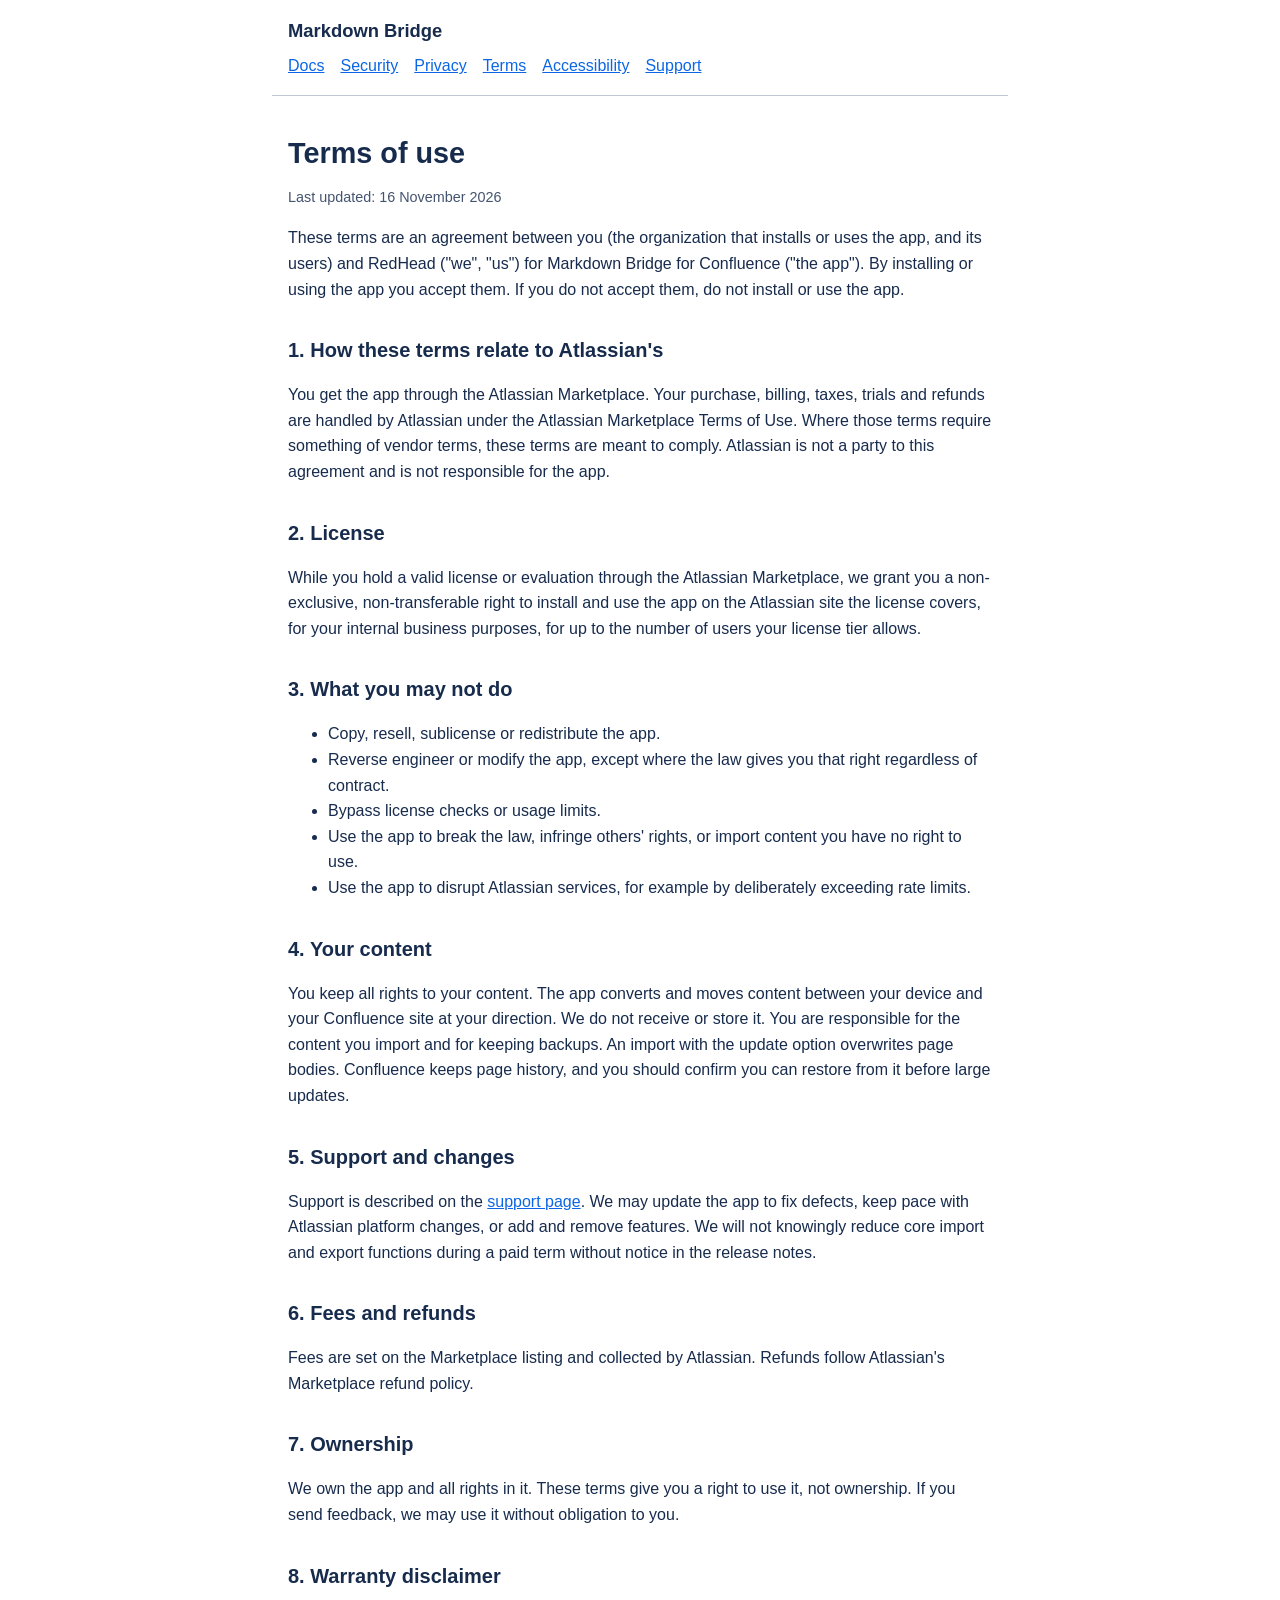
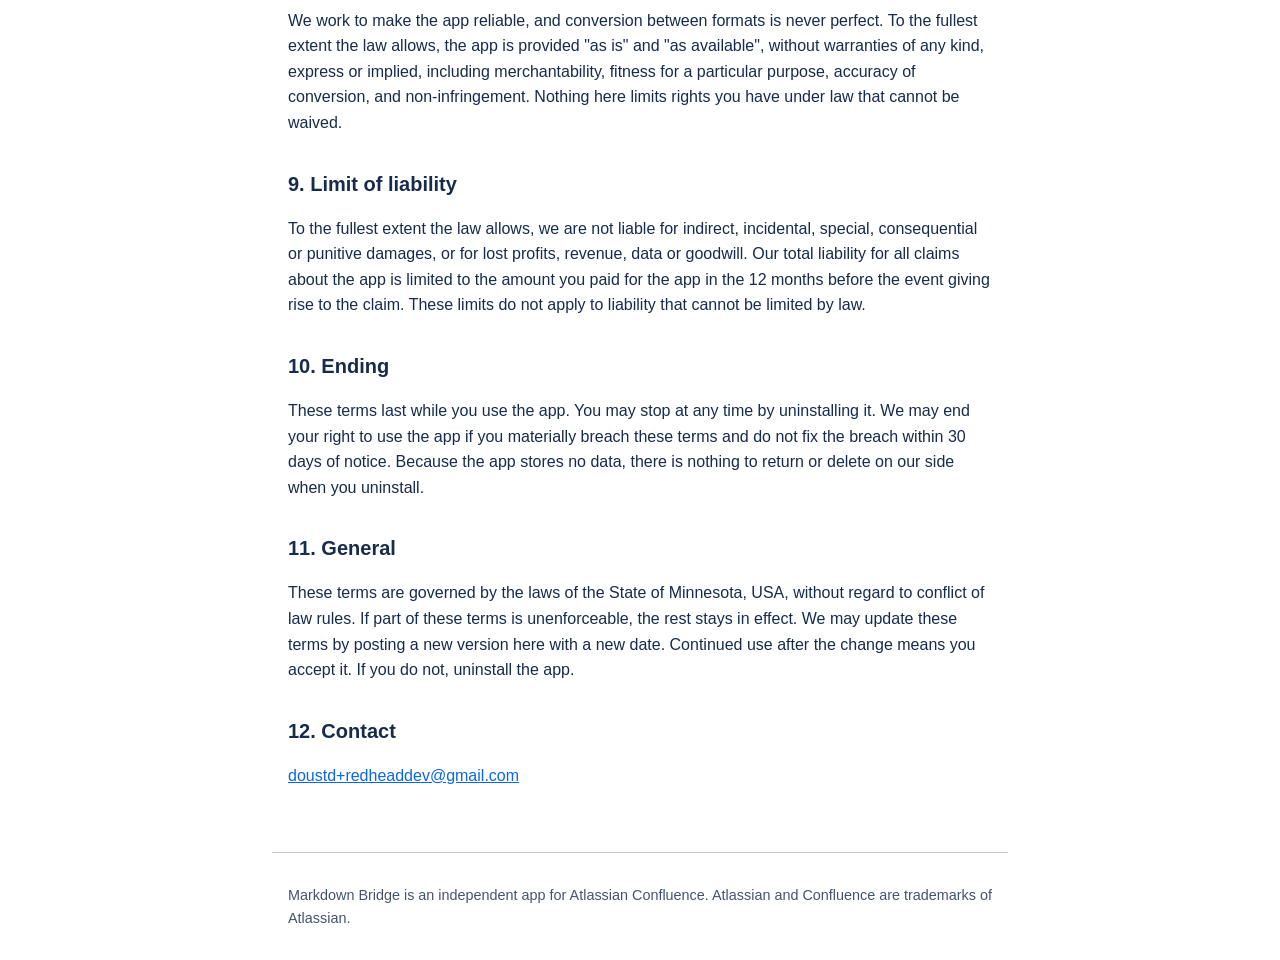
<file: terms.html>
<!doctype html>
<html lang="en">
<head>
<meta charset="utf-8">
<meta name="viewport" content="width=device-width, initial-scale=1">
<title>Terms of use: Markdown Bridge for Confluence</title>
<meta name="description" content="End user terms for Markdown Bridge for Confluence: license, acceptable use, warranty, liability and support.">
<link rel="stylesheet" href="site.css">
</head>
<body>
<a class="skip" href="#main">Skip to content</a>
<header>
  <a class="brand" href="index.html">Markdown Bridge</a>
  <nav aria-label="Site"><ul>
    <li><a href="docs.html">Docs</a></li><li><a href="security.html">Security</a></li><li><a href="privacy.html">Privacy</a></li><li><a href="terms.html" aria-current="page">Terms</a></li><li><a href="accessibility.html">Accessibility</a></li><li><a href="support.html">Support</a></li>
  </ul></nav>
</header>
<main id="main">
<h1>Terms of use</h1>
<p class="updated">Last updated: 16 November 2026</p>
<p>These terms are an agreement between you (the organization that installs or uses the app, and its users) and RedHead ("we", "us") for Markdown Bridge for Confluence ("the app"). By installing or using the app you accept them. If you do not accept them, do not install or use the app.</p>

<h2>1. How these terms relate to Atlassian's</h2>
<p>You get the app through the Atlassian Marketplace. Your purchase, billing, taxes, trials and refunds are handled by Atlassian under the Atlassian Marketplace Terms of Use. Where those terms require something of vendor terms, these terms are meant to comply. Atlassian is not a party to this agreement and is not responsible for the app.</p>

<h2>2. License</h2>
<p>While you hold a valid license or evaluation through the Atlassian Marketplace, we grant you a non-exclusive, non-transferable right to install and use the app on the Atlassian site the license covers, for your internal business purposes, for up to the number of users your license tier allows.</p>

<h2>3. What you may not do</h2>
<ul>
  <li>Copy, resell, sublicense or redistribute the app.</li>
  <li>Reverse engineer or modify the app, except where the law gives you that right regardless of contract.</li>
  <li>Bypass license checks or usage limits.</li>
  <li>Use the app to break the law, infringe others' rights, or import content you have no right to use.</li>
  <li>Use the app to disrupt Atlassian services, for example by deliberately exceeding rate limits.</li>
</ul>

<h2>4. Your content</h2>
<p>You keep all rights to your content. The app converts and moves content between your device and your Confluence site at your direction. We do not receive or store it. You are responsible for the content you import and for keeping backups. An import with the update option overwrites page bodies. Confluence keeps page history, and you should confirm you can restore from it before large updates.</p>

<h2>5. Support and changes</h2>
<p>Support is described on the <a href="support.html">support page</a>. We may update the app to fix defects, keep pace with Atlassian platform changes, or add and remove features. We will not knowingly reduce core import and export functions during a paid term without notice in the release notes.</p>

<h2>6. Fees and refunds</h2>
<p>Fees are set on the Marketplace listing and collected by Atlassian. Refunds follow Atlassian's Marketplace refund policy.</p>

<h2>7. Ownership</h2>
<p>We own the app and all rights in it. These terms give you a right to use it, not ownership. If you send feedback, we may use it without obligation to you.</p>

<h2>8. Warranty disclaimer</h2>
<p>We work to make the app reliable, and conversion between formats is never perfect. To the fullest extent the law allows, the app is provided "as is" and "as available", without warranties of any kind, express or implied, including merchantability, fitness for a particular purpose, accuracy of conversion, and non-infringement. Nothing here limits rights you have under law that cannot be waived.</p>

<h2>9. Limit of liability</h2>
<p>To the fullest extent the law allows, we are not liable for indirect, incidental, special, consequential or punitive damages, or for lost profits, revenue, data or goodwill. Our total liability for all claims about the app is limited to the amount you paid for the app in the 12 months before the event giving rise to the claim. These limits do not apply to liability that cannot be limited by law.</p>

<h2>10. Ending</h2>
<p>These terms last while you use the app. You may stop at any time by uninstalling it. We may end your right to use the app if you materially breach these terms and do not fix the breach within 30 days of notice. Because the app stores no data, there is nothing to return or delete on our side when you uninstall.</p>

<h2>11. General</h2>
<p>These terms are governed by the laws of the State of Minnesota, USA, without regard to conflict of law rules. If part of these terms is unenforceable, the rest stays in effect. We may update these terms by posting a new version here with a new date. Continued use after the change means you accept it. If you do not, uninstall the app.</p>

<h2>12. Contact</h2>
<p><a href="mailto:doustd+redheaddev@gmail.com">doustd+redheaddev@gmail.com</a></p>
</main>
<footer><p>Markdown Bridge is an independent app for Atlassian Confluence. Atlassian and Confluence are trademarks of Atlassian.</p></footer>
</body>
</html>
</file>
<file: site.css>
:root { --text: #172b4d; --subtle: #44546f; --link: #0c66e4; --border: #c1c7d0; --sunken: #f7f8f9; --bg: #ffffff; }
@media (prefers-color-scheme: dark) { :root { --text: #e6edf5; --subtle: #a9b6c7; --link: #7fb2ff; --border: #44546f; --sunken: #1d2430; --bg: #12161d; } }
* { box-sizing: border-box; }
body { margin: 0; background: var(--bg); color: var(--text); font: 1rem/1.6 -apple-system, BlinkMacSystemFont, "Segoe UI", Roboto, Arial, sans-serif; }
.skip { position: absolute; left: -999px; }
.skip:focus { left: 1rem; top: 1rem; background: var(--bg); padding: 0.5rem 0.75rem; border: 2px solid var(--link); z-index: 2; }
header, main, footer { max-width: 46rem; margin: 0 auto; padding: 1rem; }
header nav ul { list-style: none; display: flex; flex-wrap: wrap; gap: 0.25rem 1rem; padding: 0; margin: 0.5rem 0 0; }
header { border-bottom: 1px solid var(--border); }
.brand { font-weight: 700; font-size: 1.15rem; color: var(--text); text-decoration: none; }
a { color: var(--link); }
a:focus-visible, summary:focus-visible { outline: 2px solid var(--link); outline-offset: 2px; }
h1 { font-size: 1.8rem; line-height: 1.25; margin: 1.5rem 0 0.5rem; }
h2 { font-size: 1.25rem; margin: 2rem 0 0.5rem; }
h3 { font-size: 1.05rem; margin: 1.25rem 0 0.25rem; }
.lede { font-size: 1.1rem; color: var(--subtle); }
.updated, footer { color: var(--subtle); font-size: 0.9rem; }
table { border-collapse: collapse; width: 100%; display: block; overflow-x: auto; }
th, td { text-align: left; vertical-align: top; padding: 0.5rem 0.6rem; border: 1px solid var(--border); }
th { background: var(--sunken); }
code { background: var(--sunken); padding: 0.1rem 0.3rem; border-radius: 3px; font-size: 0.92em; }
pre { overflow-x: auto; background: var(--sunken); padding: 0.75rem; border-radius: 6px; }
pre code { padding: 0; }
.cards { display: grid; grid-template-columns: repeat(auto-fit, minmax(14rem, 1fr)); gap: 1rem; padding: 0; list-style: none; }
.cards li { border: 1px solid var(--border); border-radius: 8px; padding: 0.9rem 1rem; background: var(--sunken); }
footer { border-top: 1px solid var(--border); margin-top: 2rem; }
</file>
